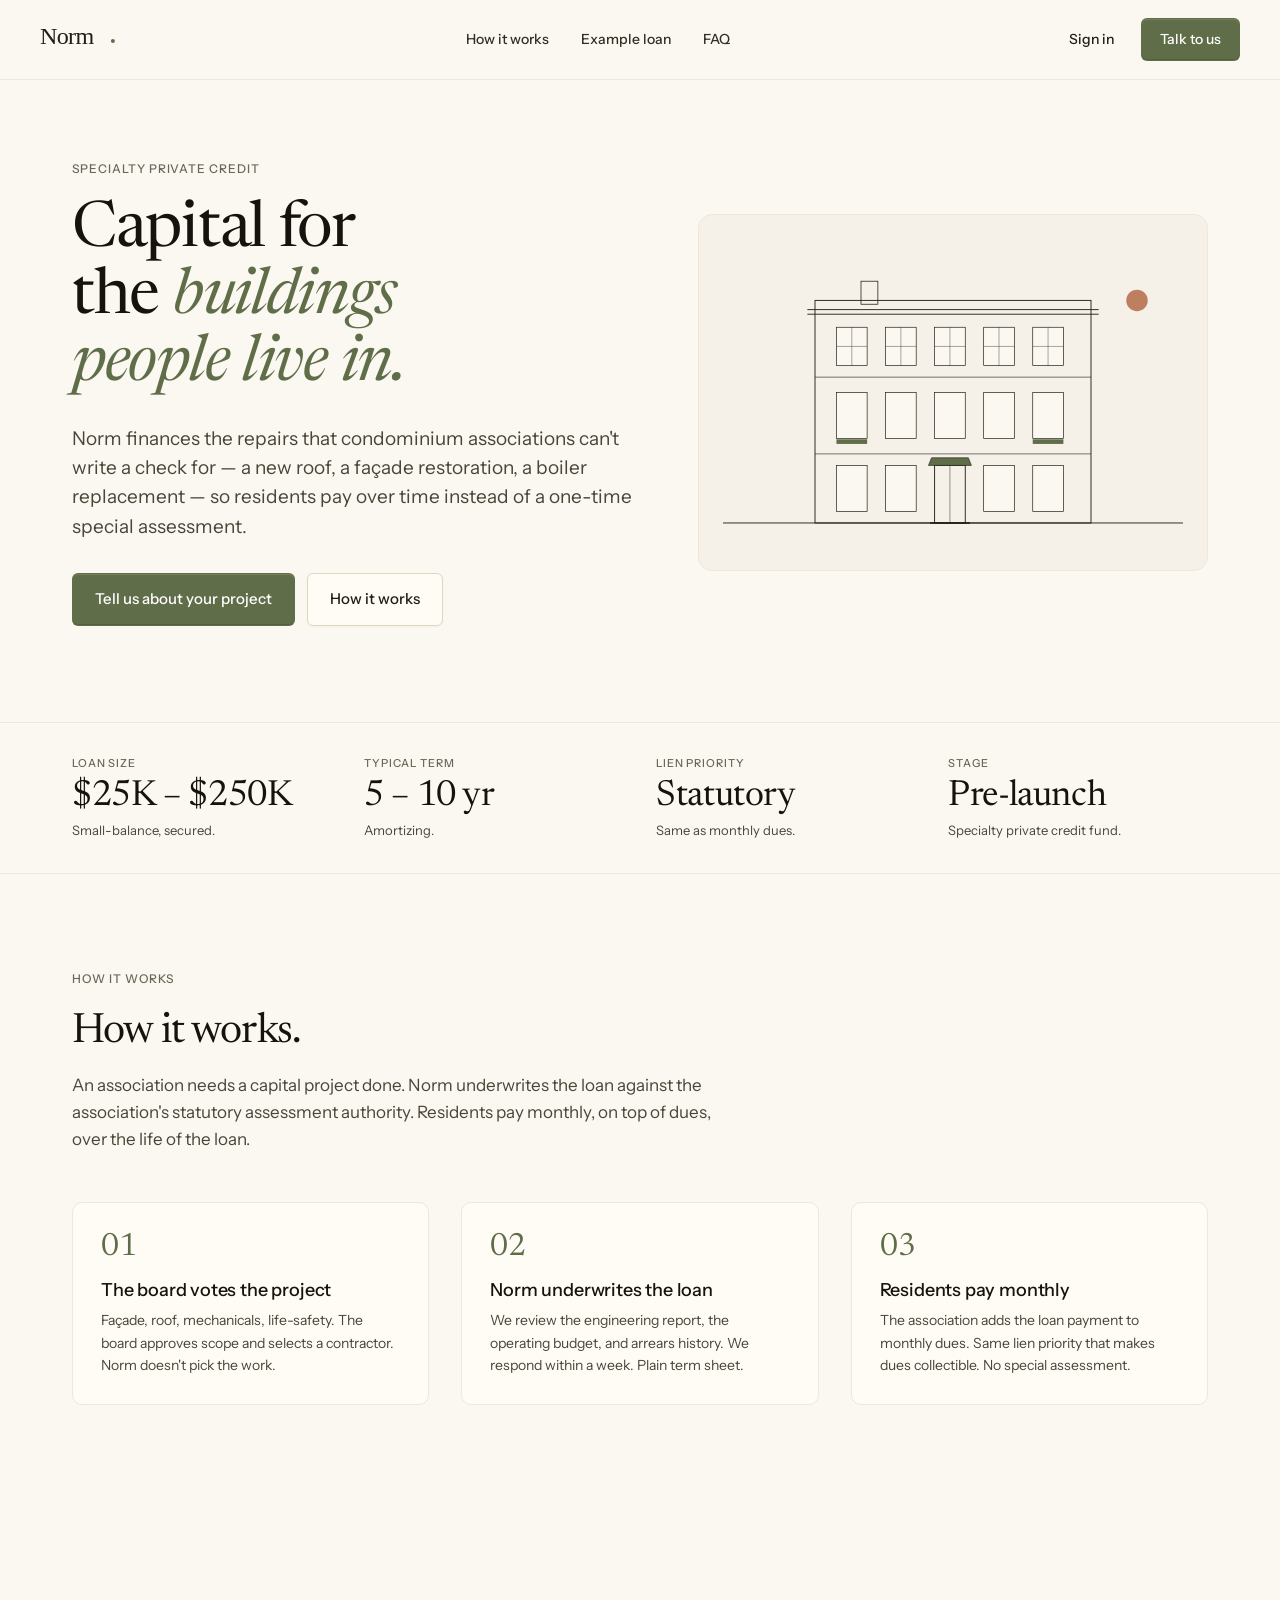
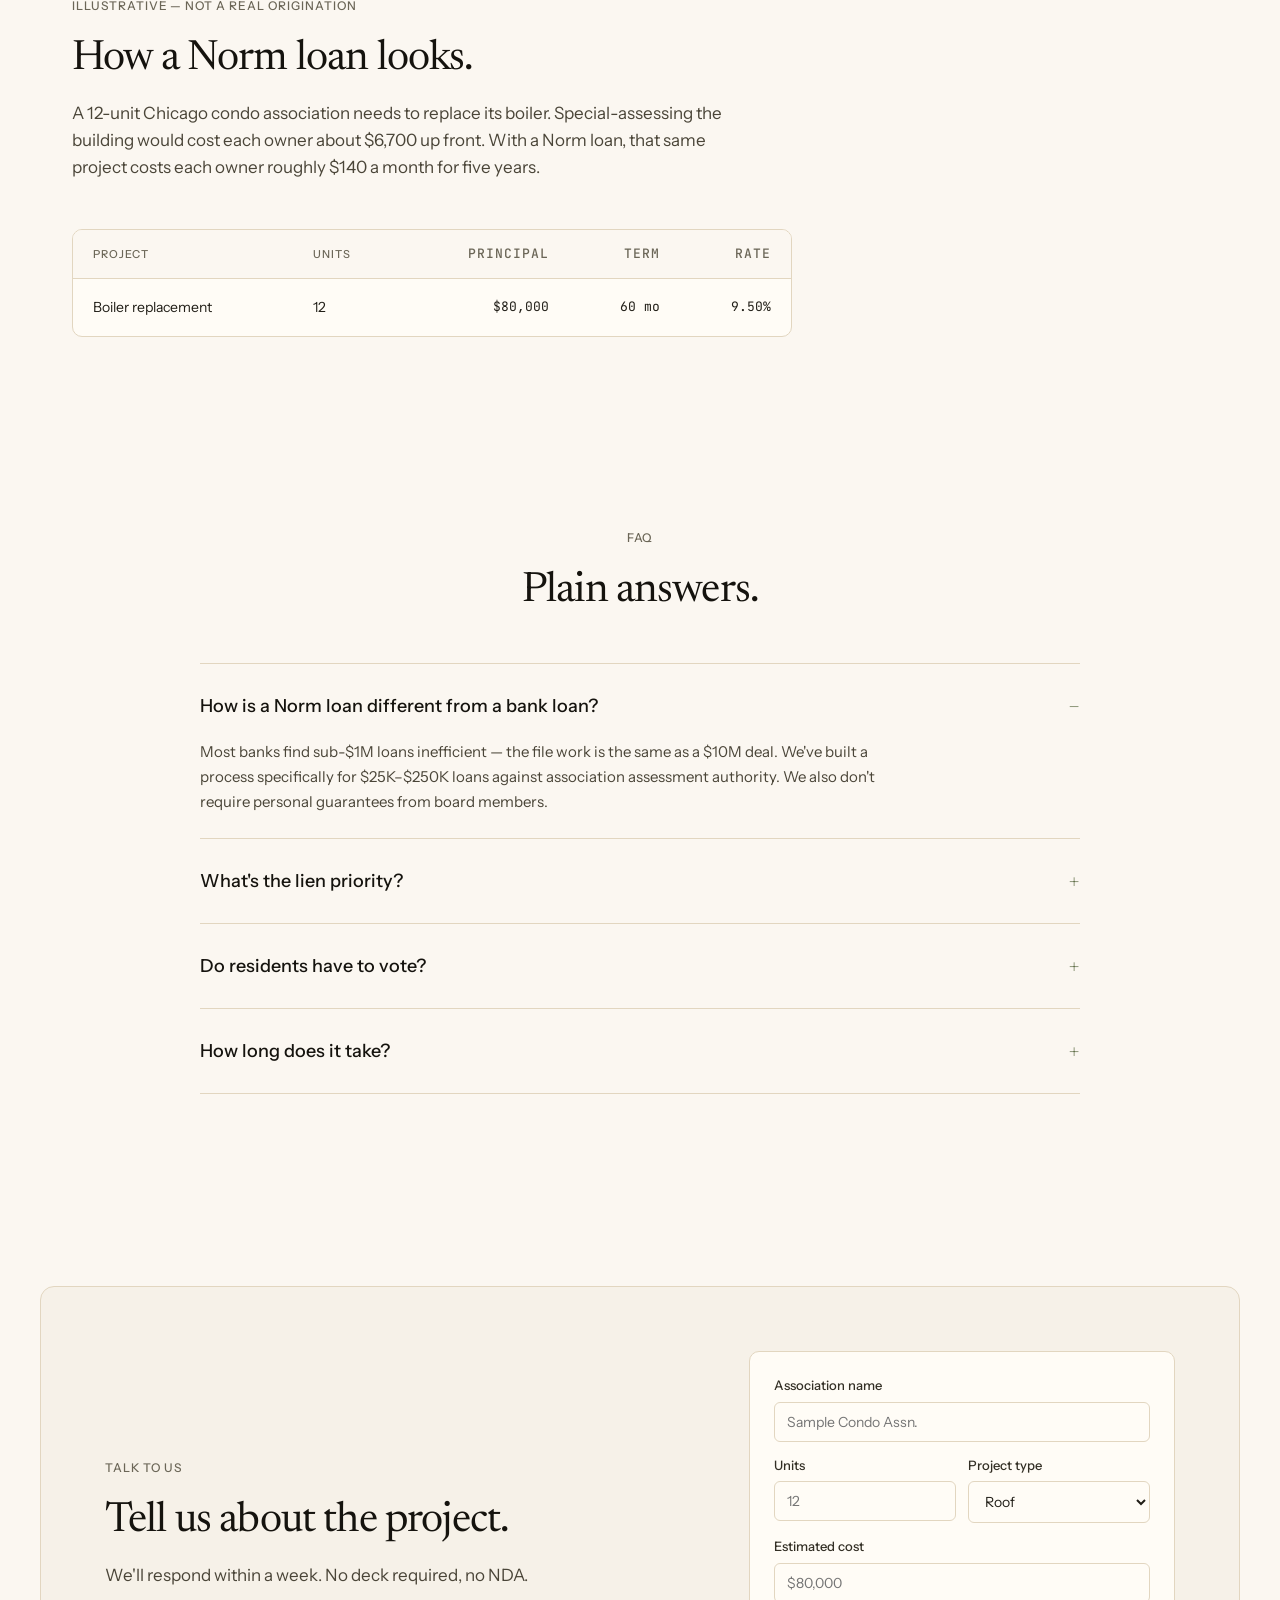
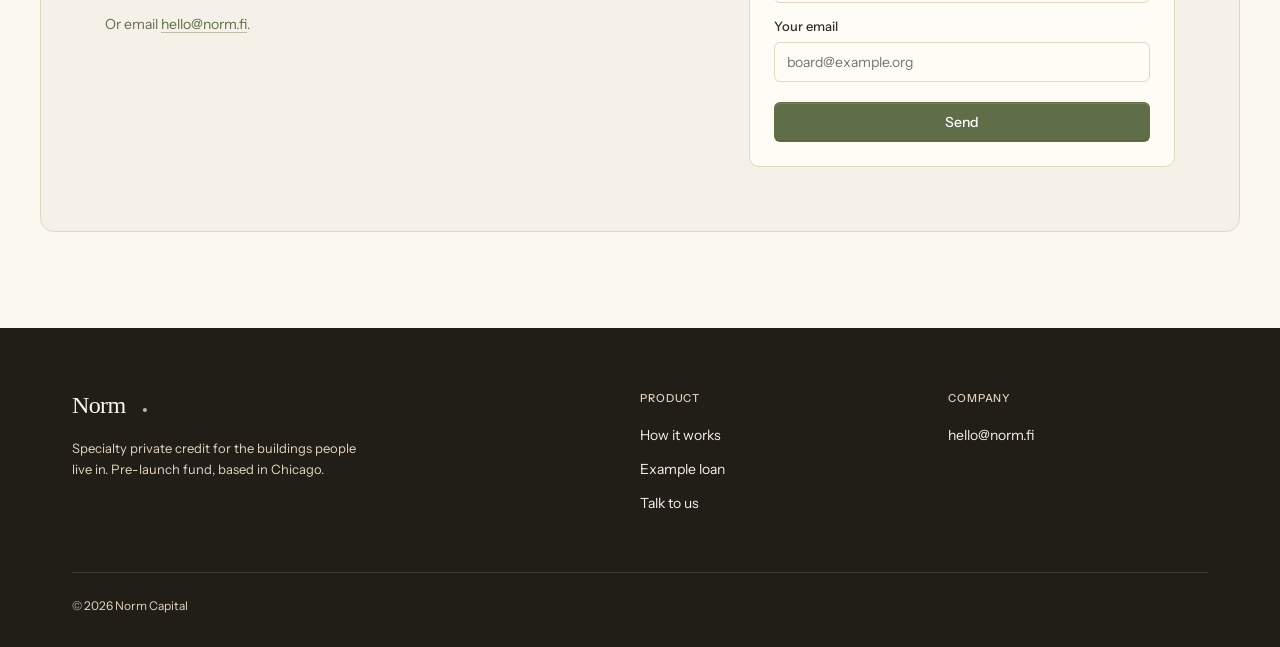
<file: index.html>
<!doctype html>
<html lang="en">
<head>
<meta charset="utf-8">
<title>Norm — Capital for the buildings people live in.</title>
<meta name="viewport" content="width=device-width, initial-scale=1">
<link rel="stylesheet" href="./colors_and_type.css">
<link rel="icon" href="./assets/logo-mark.svg">
<style>
  * { box-sizing: border-box; }
  body { margin: 0; }

  .container { max-width: 1200px; margin: 0 auto; padding: 0 32px; }

  /* ───── Header ───── */
  .header { position: sticky; top: 0; z-index: 10; background: rgba(251,247,241,0.88); backdrop-filter: blur(12px); border-bottom: 1px solid var(--border-subtle); }
  .header-inner { display: flex; align-items: center; justify-content: space-between; padding: 18px 0; }
  .header nav { display: flex; gap: 32px; align-items: center; }
  .header nav a { color: var(--ink-200); text-decoration: none; font-size: 14px; font-weight: 500; }
  .header nav a:hover { color: var(--ink-400); }
  .header .actions { display: flex; gap: 8px; align-items: center; }
  .header img { height: 28px; }

  /* ───── Buttons (shared) ───── */
  .btn { font-family: var(--font-sans); font-size: 14px; font-weight: 500; padding: 10px 18px; border-radius: 6px; border: 1px solid transparent; cursor: pointer; transition: all 120ms var(--ease-out); display: inline-flex; align-items:center; gap: 8px; text-decoration: none; }
  .btn-primary { background: var(--sage-400); color: #fff; box-shadow: inset 0 1px 0 rgba(255,255,255,0.12), inset 0 -1px 0 rgba(0,0,0,0.12); }
  .btn-primary:hover { background: var(--sage-500); }
  .btn-secondary { background: var(--bg-elevated); color: var(--ink-300); border-color: var(--border); box-shadow: var(--shadow-xs); }
  .btn-secondary:hover { background: var(--bg-panel); border-color: var(--border-strong); }
  .btn-ghost { background: transparent; color: var(--ink-300); }
  .btn-ghost:hover { background: var(--cream-200); }
  .btn-lg { font-size: 15px; padding: 14px 22px; }

  /* ───── Hero ───── */
  .hero { padding: 80px 0 96px; }
  .hero-inner { display: grid; grid-template-columns: 1.1fr 1fr; gap: 64px; align-items: center; }
  .eyebrow { font-size: 12px; font-weight: 500; text-transform: uppercase; letter-spacing: 0.08em; color: var(--fg-subtle); margin-bottom: 20px; }
  .hero h1 { font-family: var(--font-display); font-weight: 400; font-size: 64px; line-height: 1.05; letter-spacing: -0.02em; color: var(--ink-400); margin: 0 0 24px; text-wrap: balance; font-variation-settings: "opsz" 60; }
  .hero h1 em { font-style: italic; color: var(--sage-400); font-weight: 400; }
  .hero .lede { font-family: var(--font-sans); font-size: 19px; line-height: 1.55; color: var(--ink-100); margin: 0 0 32px; max-width: 52ch; }
  .hero-actions { display: flex; gap: 12px; align-items: center; }
  .hero-illust { background: var(--cream-100); border-radius: 14px; padding: 24px; border: 1px solid var(--border-subtle); }
  .hero-illust img { width: 100%; display: block; border-radius: 8px; }

  /* ───── Quiet stat strip ───── */
  .stats { border-top: 1px solid var(--border-subtle); border-bottom: 1px solid var(--border-subtle); padding: 32px 0; }
  .stats-inner { display: grid; grid-template-columns: repeat(4, 1fr); gap: 32px; }
  .stat .label { font-size: 11px; font-weight: 500; text-transform: uppercase; letter-spacing: 0.08em; color: var(--fg-subtle); margin-bottom: 8px; }
  .stat .val { font-family: var(--font-display); font-weight: 400; font-size: 36px; line-height: 1; color: var(--ink-400); letter-spacing: -0.01em; }
  .stat .sub { font-size: 13px; color: var(--fg-muted); margin-top: 6px; }

  /* ───── Section ───── */
  section.s { padding: 96px 0; }
  section.s-cream { background: var(--cream-100); }
  .section-head { max-width: 720px; margin-bottom: 48px; }
  .section-head h2 { font-family: var(--font-display); font-weight: 400; font-size: 42px; line-height: 1.15; letter-spacing: -0.02em; color: var(--ink-400); margin: 8px 0 16px; }
  .section-head p { font-size: 17px; line-height: 1.6; color: var(--ink-100); margin: 0; max-width: 60ch; }

  /* ───── How it works ───── */
  .steps { display: grid; grid-template-columns: repeat(3, 1fr); gap: 32px; }
  .step { background: var(--bg-elevated); border: 1px solid var(--border-subtle); border-radius: 10px; padding: 28px; }
  .step .num { font-family: var(--font-display); font-weight: 400; font-size: 32px; color: var(--sage-400); line-height: 1; margin-bottom: 16px; font-variation-settings: "opsz" 32; }
  .step h3 { font-size: 18px; font-weight: 500; color: var(--ink-400); margin: 0 0 8px; }
  .step p { font-size: 14px; line-height: 1.6; color: var(--ink-100); margin: 0; }

  /* ───── Deal table ───── */
  .deal-table { background: var(--bg-elevated); border: 1px solid var(--border); border-radius: 10px; overflow: hidden; }
  .deal-table table { width: 100%; border-collapse: collapse; }
  .deal-table th { text-align: left; padding: 14px 20px; font-size: 11px; font-weight: 500; text-transform: uppercase; letter-spacing: 0.08em; color: var(--fg-subtle); border-bottom: 1px solid var(--border); background: var(--cream-50); }
  .deal-table td { padding: 18px 20px; font-size: 14px; color: var(--ink-300); border-bottom: 1px solid var(--border-subtle); }
  .deal-table tbody tr:last-child td { border-bottom: 0; }
  .deal-table .num { font-family: var(--font-mono); font-size: 13px; text-align: right; }
  .deal-table th.num { text-align: right; }
  .badge { display:inline-flex; align-items:center; gap:6px; font-size: 12px; font-weight: 500; padding: 3px 9px; border-radius: 999px; background: var(--sage-50); color: var(--sage-500); }
  .badge .dot { width: 5px; height: 5px; border-radius: 50%; background: currentColor; }
  .badge.pending { background: var(--blue-50); color: var(--blue-400); }

  /* ───── Quote ───── */
  .quote { background: var(--ink-300); color: var(--cream-50); padding: 96px 0; }
  .quote blockquote { font-family: var(--font-display); font-weight: 300; font-size: 38px; line-height: 1.3; letter-spacing: -0.01em; margin: 0; max-width: 900px; text-wrap: balance; font-variation-settings: "opsz" 36; font-style: italic; }
  .quote cite { display: block; font-style: normal; font-family: var(--font-sans); font-size: 14px; color: var(--cream-300); margin-top: 32px; letter-spacing: 0.04em; text-transform: uppercase; }

  /* ───── FAQ ───── */
  .faq { display: grid; grid-template-columns: 1fr; gap: 0; max-width: 880px; margin: 0 auto; }
  details { padding: 24px 0; border-top: 1px solid var(--border); }
  details:last-child { border-bottom: 1px solid var(--border); }
  summary { font-size: 18px; font-weight: 500; color: var(--ink-400); cursor: pointer; list-style: none; display: flex; justify-content: space-between; align-items: center; }
  summary::-webkit-details-marker { display: none; }
  summary::after { content: "+"; font-family: var(--font-display); font-size: 24px; color: var(--sage-400); font-weight: 300; }
  details[open] summary::after { content: "−"; }
  details p { font-size: 15px; line-height: 1.65; color: var(--ink-100); margin: 16px 0 0; max-width: 70ch; }

  /* ───── CTA ───── */
  .cta { padding: 96px 0; text-align: left; }
  .cta-inner { background: var(--cream-100); border: 1px solid var(--border); border-radius: 14px; padding: 64px; display: grid; grid-template-columns: 1.4fr 1fr; gap: 48px; align-items: center; }
  .cta h2 { font-family: var(--font-display); font-weight: 400; font-size: 42px; line-height: 1.15; letter-spacing: -0.02em; color: var(--ink-400); margin: 0 0 16px; }
  .cta p { color: var(--ink-100); font-size: 17px; line-height: 1.6; margin: 0 0 24px; }
  .cta-form { background: var(--bg-elevated); border: 1px solid var(--border); border-radius: 10px; padding: 24px; }
  .cta-form label { font-size: 13px; font-weight: 500; color: var(--ink-200); display: block; margin-bottom: 6px; }
  .cta-form input, .cta-form select { font-family: var(--font-sans); font-size: 14px; color: var(--ink-300); background: var(--bg-elevated); border: 1px solid var(--border); border-radius: 6px; padding: 10px 12px; width: 100%; outline: none; }
  .cta-form input:focus, .cta-form select:focus { border-color: var(--sage-400); box-shadow: 0 0 0 3px rgba(95,110,72,0.15); }
  .cta-form .field { margin-bottom: 14px; }
  .cta-form .row { display: grid; grid-template-columns: 1fr 1fr; gap: 12px; }
  .cta-form button { width: 100%; margin-top: 6px; justify-content: center; }

  /* ───── Footer ───── */
  footer { background: var(--ink-300); color: var(--cream-100); padding: 64px 0 32px; }
  footer .grid { display: grid; grid-template-columns: 2fr 1fr 1fr; gap: 48px; }
  footer h4 { font-size: 11px; font-weight: 500; text-transform: uppercase; letter-spacing: 0.08em; color: var(--cream-300); margin: 0 0 16px; }
  footer ul { list-style: none; padding: 0; margin: 0; }
  footer li { margin-bottom: 10px; }
  footer a { color: var(--cream-100); text-decoration: none; font-size: 14px; }
  footer a:hover { color: #fff; }
  footer .brand p { color: var(--cream-300); font-size: 13px; line-height: 1.6; margin: 12px 0 0; max-width: 32ch; }
  footer .legal { margin-top: 48px; padding-top: 24px; border-top: 1px solid rgba(251,247,241,0.12); display: flex; justify-content: space-between; font-size: 12px; color: var(--cream-300); }
</style>
</head>
<body>

<header class="header">
  <div class="container header-inner">
    <a href="#"><img src="./assets/logo-wordmark.svg" alt="Norm"></a>
    <nav>
      <a href="#how">How it works</a>
      <a href="#example">Example loan</a>
      <a href="#faq">FAQ</a>
    </nav>
    <div class="actions">
      <a class="btn btn-ghost" href="#">Sign in</a>
      <a class="btn btn-primary" href="#cta">Talk to us</a>
    </div>
  </div>
</header>

<section class="hero">
  <div class="container hero-inner">
    <div>
      <div class="eyebrow">Specialty private credit</div>
      <h1>Capital for the <em>buildings people live in.</em></h1>
      <p class="lede">Norm finances the repairs that condominium associations can't write a check for — a new roof, a façade restoration, a boiler replacement — so residents pay over time instead of a one-time special assessment.</p>
      <div class="hero-actions">
        <a href="#cta" class="btn btn-primary btn-lg">Tell us about your project</a>
        <a href="#how" class="btn btn-secondary btn-lg">How it works</a>
      </div>
    </div>
    <div class="hero-illust">
      <img src="./assets/illustration-building.svg" alt="">
    </div>
  </div>
</section>

<section class="stats">
  <div class="container stats-inner">
    <div class="stat"><div class="label">Loan size</div><div class="val">$25K – $250K</div><div class="sub">Small-balance, secured.</div></div>
    <div class="stat"><div class="label">Typical term</div><div class="val">5 – 10 yr</div><div class="sub">Amortizing.</div></div>
    <div class="stat"><div class="label">Lien priority</div><div class="val">Statutory</div><div class="sub">Same as monthly dues.</div></div>
    <div class="stat"><div class="label">Stage</div><div class="val">Pre-launch</div><div class="sub">Specialty private credit fund.</div></div>
  </div>
</section>

<section class="s" id="how">
  <div class="container">
    <div class="section-head">
      <div class="eyebrow">How it works</div>
      <h2>How it works.</h2>
      <p>An association needs a capital project done. Norm underwrites the loan against the association's statutory assessment authority. Residents pay monthly, on top of dues, over the life of the loan.</p>
    </div>
    <div class="steps">
      <div class="step">
        <div class="num">01</div>
        <h3>The board votes the project</h3>
        <p>Façade, roof, mechanicals, life-safety. The board approves scope and selects a contractor. Norm doesn't pick the work.</p>
      </div>
      <div class="step">
        <div class="num">02</div>
        <h3>Norm underwrites the loan</h3>
        <p>We review the engineering report, the operating budget, and arrears history. We respond within a week. Plain term sheet.</p>
      </div>
      <div class="step">
        <div class="num">03</div>
        <h3>Residents pay monthly</h3>
        <p>The association adds the loan payment to monthly dues. Same lien priority that makes dues collectible. No special assessment.</p>
      </div>
    </div>
  </div>
</section>

<section class="s" id="example">
  <div class="container">
    <div class="section-head">
      <div class="eyebrow">Illustrative — not a real origination</div>
      <h2>How a Norm loan looks.</h2>
      <p>A 12-unit Chicago condo association needs to replace its boiler. Special-assessing the building would cost each owner about $6,700 up front. With a Norm loan, that same project costs each owner roughly $140 a month for five years.</p>
    </div>
    <div class="deal-table" style="max-width: 720px">
      <table>
        <thead><tr><th>Project</th><th>Units</th><th class="num">Principal</th><th class="num">Term</th><th class="num">Rate</th></tr></thead>
        <tbody>
          <tr><td>Boiler replacement</td><td>12</td><td class="num">$80,000</td><td class="num">60 mo</td><td class="num">9.50%</td></tr>
        </tbody>
      </table>
    </div>
  </div>
</section>

<section class="s" id="faq">
  <div class="container">
    <div class="section-head" style="margin: 0 auto 48px; text-align:center;">
      <div class="eyebrow">FAQ</div>
      <h2 style="margin-top: 8px">Plain answers.</h2>
    </div>
    <div class="faq">
      <details open>
        <summary>How is a Norm loan different from a bank loan?</summary>
        <p>Most banks find sub-$1M loans inefficient — the file work is the same as a $10M deal. We've built a process specifically for $25K–$250K loans against association assessment authority. We also don't require personal guarantees from board members.</p>
      </details>
      <details>
        <summary>What's the lien priority?</summary>
        <p>Loans are secured by the association's statutory authority to levy assessments — the same authority that makes monthly dues collectible. In Illinois, six months of unpaid assessments sit ahead of the first mortgage; Massachusetts and Connecticut have similar but not identical priority structures.</p>
      </details>
      <details>
        <summary>Do residents have to vote?</summary>
        <p>Depends on your governing documents. Most boards have authority to incur debt up to a stated cap without a unit-owner vote. We'll review your bylaws as part of the underwrite.</p>
      </details>
      <details>
        <summary>How long does it take?</summary>
        <p>We typically respond within a week. Closing timing depends on the engineering report and lien certificate — usually four to six weeks once the file is complete.</p>
      </details>
    </div>
  </div>
</section>

<section class="cta" id="cta">
  <div class="container cta-inner">
    <div>
      <div class="eyebrow">Talk to us</div>
      <h2>Tell us about the project.</h2>
      <p>We'll respond within a week. No deck required, no NDA.</p>
      <p style="font-size: 14px; color: var(--fg-subtle)">Or email <a href="mailto:hello@norm.fi" style="color: var(--sage-400)">hello@norm.fi</a>.</p>
    </div>
    <form class="cta-form" name="contact" method="POST" action="/thanks" data-netlify="true" data-netlify-honeypot="bot-field">
      <input type="hidden" name="form-name" value="contact">
      <p style="display:none"><label>Don't fill this out if you're human: <input name="bot-field"></label></p>
      <div class="field"><label>Association name</label><input name="association_name" placeholder="Sample Condo Assn." required></div>
      <div class="row">
        <div class="field"><label>Units</label><input type="number" name="units" placeholder="12"></div>
        <div class="field"><label>Project type</label>
          <select name="project_type"><option>Roof</option><option>Boiler / mechanical</option><option>Tuckpointing / façade</option><option>Elevator</option><option>Life-safety</option><option>Other</option></select>
        </div>
      </div>
      <div class="field"><label>Estimated cost</label><input name="estimated_cost" placeholder="$80,000"></div>
      <div class="field"><label>Your email</label><input type="email" name="email" placeholder="board@example.org" required></div>
      <button class="btn btn-primary" type="submit">Send</button>
    </form>
  </div>
</section>

<footer>
  <div class="container">
    <div class="grid">
      <div class="brand">
        <img src="./assets/logo-wordmark-dark.svg" alt="Norm" style="height: 28px">
        <p>Specialty private credit for the buildings people live in. Pre-launch fund, based in Chicago.</p>
      </div>
      <div>
        <h4>Product</h4>
        <ul><li><a href="#how">How it works</a></li><li><a href="#example">Example loan</a></li><li><a href="#cta">Talk to us</a></li></ul>
      </div>
      <div>
        <h4>Company</h4>
        <ul><li><a href="mailto:hello@norm.fi">hello@norm.fi</a></li></ul>
      </div>
    </div>
    <div class="legal">
      <span>© 2026 Norm Capital</span>
    </div>
  </div>
</footer>

</body>
</html>
</file>
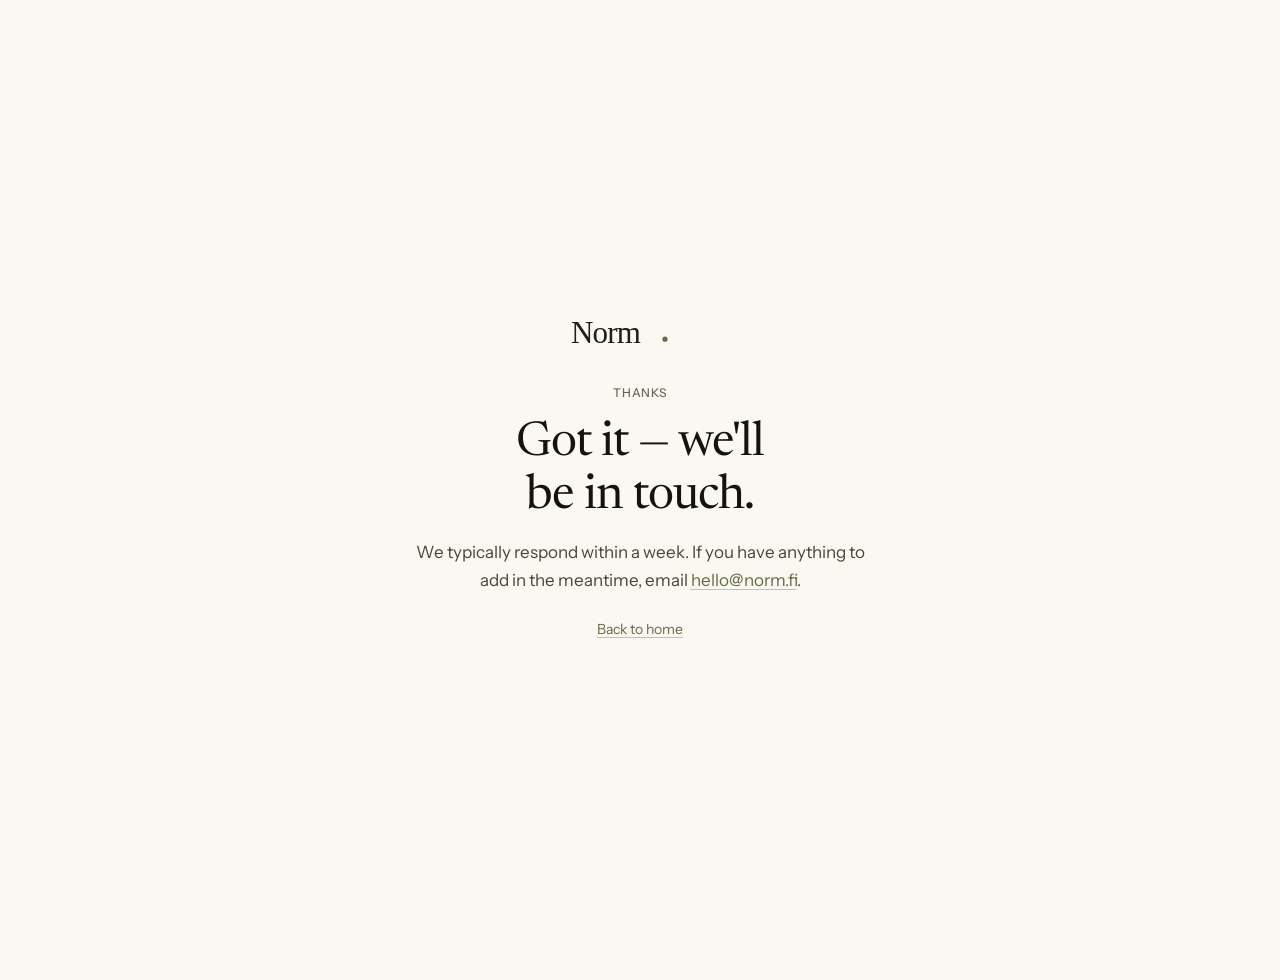
<file: thanks.html>
<!doctype html>
<html lang="en">
<head>
<meta charset="utf-8">
<title>Norm — Thanks</title>
<meta name="viewport" content="width=device-width, initial-scale=1">
<link rel="stylesheet" href="./colors_and_type.css">
<link rel="icon" href="./assets/logo-mark.svg">
<style>
  body { margin: 0; min-height: 100vh; display: flex; align-items: center; justify-content: center; padding: 40px; }
  .card { max-width: 480px; text-align: center; }
  .mark { display: block; height: 36px; margin: 0 auto 32px; }
  .eyebrow { font-size: 12px; font-weight: 500; text-transform: uppercase; letter-spacing: 0.08em; color: var(--fg-subtle); margin-bottom: 16px; }
  h1 { font-family: var(--font-display); font-weight: 400; font-size: 48px; line-height: 1.1; letter-spacing: -0.02em; color: var(--ink-400); margin: 0 0 16px; text-wrap: balance; font-variation-settings: "opsz" 48; }
  p { font-size: 17px; line-height: 1.6; color: var(--ink-100); margin: 0 0 24px; }
  a { color: var(--sage-400); text-decoration: underline; text-decoration-thickness: 1px; text-underline-offset: 3px; text-decoration-color: color-mix(in oklab, var(--sage-400) 40%, transparent); }
  a:hover { color: var(--sage-500); text-decoration-color: var(--sage-500); }
  .home { font-size: 14px; }
</style>
</head>
<body>
  <div class="card">
    <img class="mark" src="./assets/logo-wordmark.svg" alt="Norm">
    <div class="eyebrow">Thanks</div>
    <h1>Got it — we'll be in touch.</h1>
    <p>We typically respond within a week. If you have anything to add in the meantime, email <a href="mailto:hello@norm.fi">hello@norm.fi</a>.</p>
    <p class="home"><a href="/">Back to home</a></p>
  </div>
</body>
</html>
</file>
<file: colors_and_type.css>
/* ============================================================
   Norm Capital — Foundations
   Colors + Type tokens. Import this file from any artifact.
   ============================================================ */

@import url('https://fonts.googleapis.com/css2?family=Instrument+Sans:ital,wght@0,400..700;1,400..700&family=Newsreader:ital,opsz,wght@0,6..72,300..700;1,6..72,300..700&family=JetBrains+Mono:wght@400;500&display=swap');

:root {
  /* ---------- Color: Warm neutrals (the canvas) ---------- */
  --cream-50:  #FBF7F1;   /* page background, warmest */
  --cream-100: #F6F1E8;   /* card / panel surface */
  --cream-200: #EFE7D8;   /* hairline / divider on cream */
  --cream-300: #E2D6C0;   /* muted surface, hover */
  --cream-400: #C9B89C;

  /* ---------- Color: Ink (primary text + dark surfaces) ---------- */
  --ink-50:  #6B6657;
  --ink-100: #4A4538;
  --ink-200: #332F25;
  --ink-300: #211E17;     /* primary ink — body text on cream */
  --ink-400: #15130E;     /* deepest, headlines */

  /* ---------- Color: Sage (the accent) ---------- */
  --sage-50:  #EFF1EA;
  --sage-100: #D9DEC9;
  --sage-200: #B6C09A;
  --sage-300: #8B9970;
  --sage-400: #5F6E48;     /* primary sage — buttons, links */
  --sage-500: #44512F;     /* hover / pressed */
  --sage-600: #2E371F;

  /* ---------- Color: Terracotta (secondary, used sparingly) ---------- */
  --terra-50:  #F7EBE2;
  --terra-100: #EBCDB8;
  --terra-200: #D89D7C;
  --terra-300: #B46B49;     /* primary terracotta */
  --terra-400: #8A4D32;
  --terra-500: #5C3320;

  /* ---------- Color: Soft blue (informational, charts) ---------- */
  --blue-50:  #E8EEF1;
  --blue-100: #C7D5DD;
  --blue-200: #8EA9B7;
  --blue-300: #5C7E8F;
  --blue-400: #3C5C6C;

  /* ---------- Semantic colors ---------- */
  --bg:           var(--cream-50);
  --bg-elevated:  #FFFCF6;
  --bg-panel:     var(--cream-100);
  --bg-muted:     var(--cream-200);
  --bg-inverted:  var(--ink-300);

  --fg:           var(--ink-300);
  --fg-strong:    var(--ink-400);
  --fg-muted:     var(--ink-100);
  --fg-subtle:    var(--ink-50);
  --fg-on-dark:   var(--cream-50);

  --border:        #E2D6C0;
  --border-strong: #C9B89C;
  --border-subtle: #EFE7D8;

  --accent:        var(--sage-400);
  --accent-hover:  var(--sage-500);
  --accent-soft:   var(--sage-50);
  --accent-fg:     #FFFFFF;

  --secondary:        var(--terra-300);
  --secondary-hover:  var(--terra-400);
  --secondary-soft:   var(--terra-50);

  --info:    var(--blue-300);
  --info-soft: var(--blue-50);
  --success: var(--sage-500);
  --warning: #8A6B2E;     /* a quiet ochre, not gold */
  --warning-soft: #EFE5D0;
  --danger:  #A53A2A;
  --danger-soft: #F5E2DC;

  /* ---------- Typography ---------- */
  --font-sans:    "Instrument Sans", ui-sans-serif, system-ui, -apple-system, "Segoe UI", sans-serif;
  --font-serif:   "Newsreader", ui-serif, Georgia, "Times New Roman", serif;
  --font-mono:    "JetBrains Mono", ui-monospace, "SF Mono", Menlo, Consolas, monospace;
  --font-display: var(--font-serif); /* editorial serif for display */

  /* Type scale — modular, calm. Body 16px base. */
  --text-xs:   12px;
  --text-sm:   14px;
  --text-base: 16px;
  --text-md:   18px;
  --text-lg:   21px;
  --text-xl:   26px;
  --text-2xl:  32px;
  --text-3xl:  42px;
  --text-4xl:  56px;
  --text-5xl:  72px;
  --text-6xl:  96px;

  --leading-tight:  1.1;
  --leading-snug:   1.25;
  --leading-normal: 1.5;
  --leading-relaxed: 1.65;

  --tracking-tight:  -0.02em;
  --tracking-snug:   -0.01em;
  --tracking-normal: 0em;
  --tracking-wide:   0.04em;
  --tracking-caps:   0.08em;

  --weight-regular: 400;
  --weight-medium:  500;
  --weight-semibold: 600;
  --weight-bold:    700;

  /* ---------- Spacing (4px base) ---------- */
  --space-0:  0;
  --space-1:  4px;
  --space-2:  8px;
  --space-3:  12px;
  --space-4:  16px;
  --space-5:  20px;
  --space-6:  24px;
  --space-8:  32px;
  --space-10: 40px;
  --space-12: 48px;
  --space-16: 64px;
  --space-20: 80px;
  --space-24: 96px;
  --space-32: 128px;

  /* ---------- Radii — gentle, not pill-shaped ---------- */
  --radius-xs: 2px;
  --radius-sm: 4px;
  --radius-md: 6px;
  --radius-lg: 10px;
  --radius-xl: 14px;
  --radius-2xl: 20px;
  --radius-full: 999px;

  /* ---------- Shadows — soft, warm-tinted ---------- */
  --shadow-xs: 0 1px 2px rgba(33, 30, 23, 0.04);
  --shadow-sm: 0 1px 3px rgba(33, 30, 23, 0.06), 0 1px 2px rgba(33, 30, 23, 0.04);
  --shadow-md: 0 4px 12px rgba(33, 30, 23, 0.06), 0 2px 4px rgba(33, 30, 23, 0.04);
  --shadow-lg: 0 12px 32px rgba(33, 30, 23, 0.08), 0 4px 8px rgba(33, 30, 23, 0.04);
  --shadow-xl: 0 24px 48px rgba(33, 30, 23, 0.10), 0 8px 16px rgba(33, 30, 23, 0.05);
  --shadow-inset: inset 0 1px 0 rgba(255, 252, 246, 0.6), inset 0 -1px 0 rgba(33, 30, 23, 0.04);

  /* ---------- Motion ---------- */
  --ease-out: cubic-bezier(0.22, 0.61, 0.36, 1);
  --ease-in-out: cubic-bezier(0.65, 0, 0.35, 1);
  --duration-fast: 120ms;
  --duration-base: 200ms;
  --duration-slow: 360ms;

  /* ---------- Layout ---------- */
  --max-content: 1200px;
  --max-prose:   68ch;
  --gutter:      24px;
}

/* ============================================================
   Element-level styles (semantic defaults)
   Apply these by tagging or by using the class equivalents.
   ============================================================ */

html { background: var(--bg); color: var(--fg); }

body {
  font-family: var(--font-sans);
  font-size: var(--text-base);
  line-height: var(--leading-normal);
  color: var(--fg);
  background: var(--bg);
  font-feature-settings: "ss01", "cv11";
  -webkit-font-smoothing: antialiased;
}

h1, .h1 {
  font-family: var(--font-display);
  font-weight: 400;
  font-size: var(--text-5xl);
  line-height: var(--leading-tight);
  letter-spacing: var(--tracking-tight);
  color: var(--fg-strong);
  font-variation-settings: "opsz" 60;
  text-wrap: balance;
}
h2, .h2 {
  font-family: var(--font-display);
  font-weight: 400;
  font-size: var(--text-3xl);
  line-height: var(--leading-snug);
  letter-spacing: var(--tracking-tight);
  color: var(--fg-strong);
  font-variation-settings: "opsz" 36;
  text-wrap: balance;
}
h3, .h3 {
  font-family: var(--font-sans);
  font-weight: 500;
  font-size: var(--text-xl);
  line-height: var(--leading-snug);
  letter-spacing: var(--tracking-snug);
  color: var(--fg-strong);
}
h4, .h4 {
  font-family: var(--font-sans);
  font-weight: 500;
  font-size: var(--text-md);
  line-height: var(--leading-snug);
  color: var(--fg-strong);
}

p, .p {
  font-family: var(--font-sans);
  font-size: var(--text-base);
  line-height: var(--leading-relaxed);
  color: var(--fg);
  text-wrap: pretty;
}

.lede, .lead {
  font-family: var(--font-serif);
  font-weight: 300;
  font-size: var(--text-lg);
  line-height: var(--leading-relaxed);
  color: var(--fg-strong);
  font-variation-settings: "opsz" 18;
}

.eyebrow, .overline {
  font-family: var(--font-sans);
  font-size: var(--text-xs);
  font-weight: 500;
  text-transform: uppercase;
  letter-spacing: var(--tracking-caps);
  color: var(--fg-subtle);
}

small, .small, .caption {
  font-size: var(--text-sm);
  color: var(--fg-muted);
}

code, pre, .mono {
  font-family: var(--font-mono);
  font-size: 0.92em;
}

a {
  color: var(--accent);
  text-decoration: underline;
  text-decoration-thickness: 1px;
  text-underline-offset: 3px;
  text-decoration-color: color-mix(in oklab, var(--accent) 40%, transparent);
  transition: text-decoration-color var(--duration-fast) var(--ease-out), color var(--duration-fast) var(--ease-out);
}
a:hover {
  text-decoration-color: var(--accent);
  color: var(--accent-hover);
}

hr {
  border: 0;
  border-top: 1px solid var(--border);
  margin: var(--space-8) 0;
}

::selection {
  background: var(--sage-100);
  color: var(--ink-400);
}
</file>
